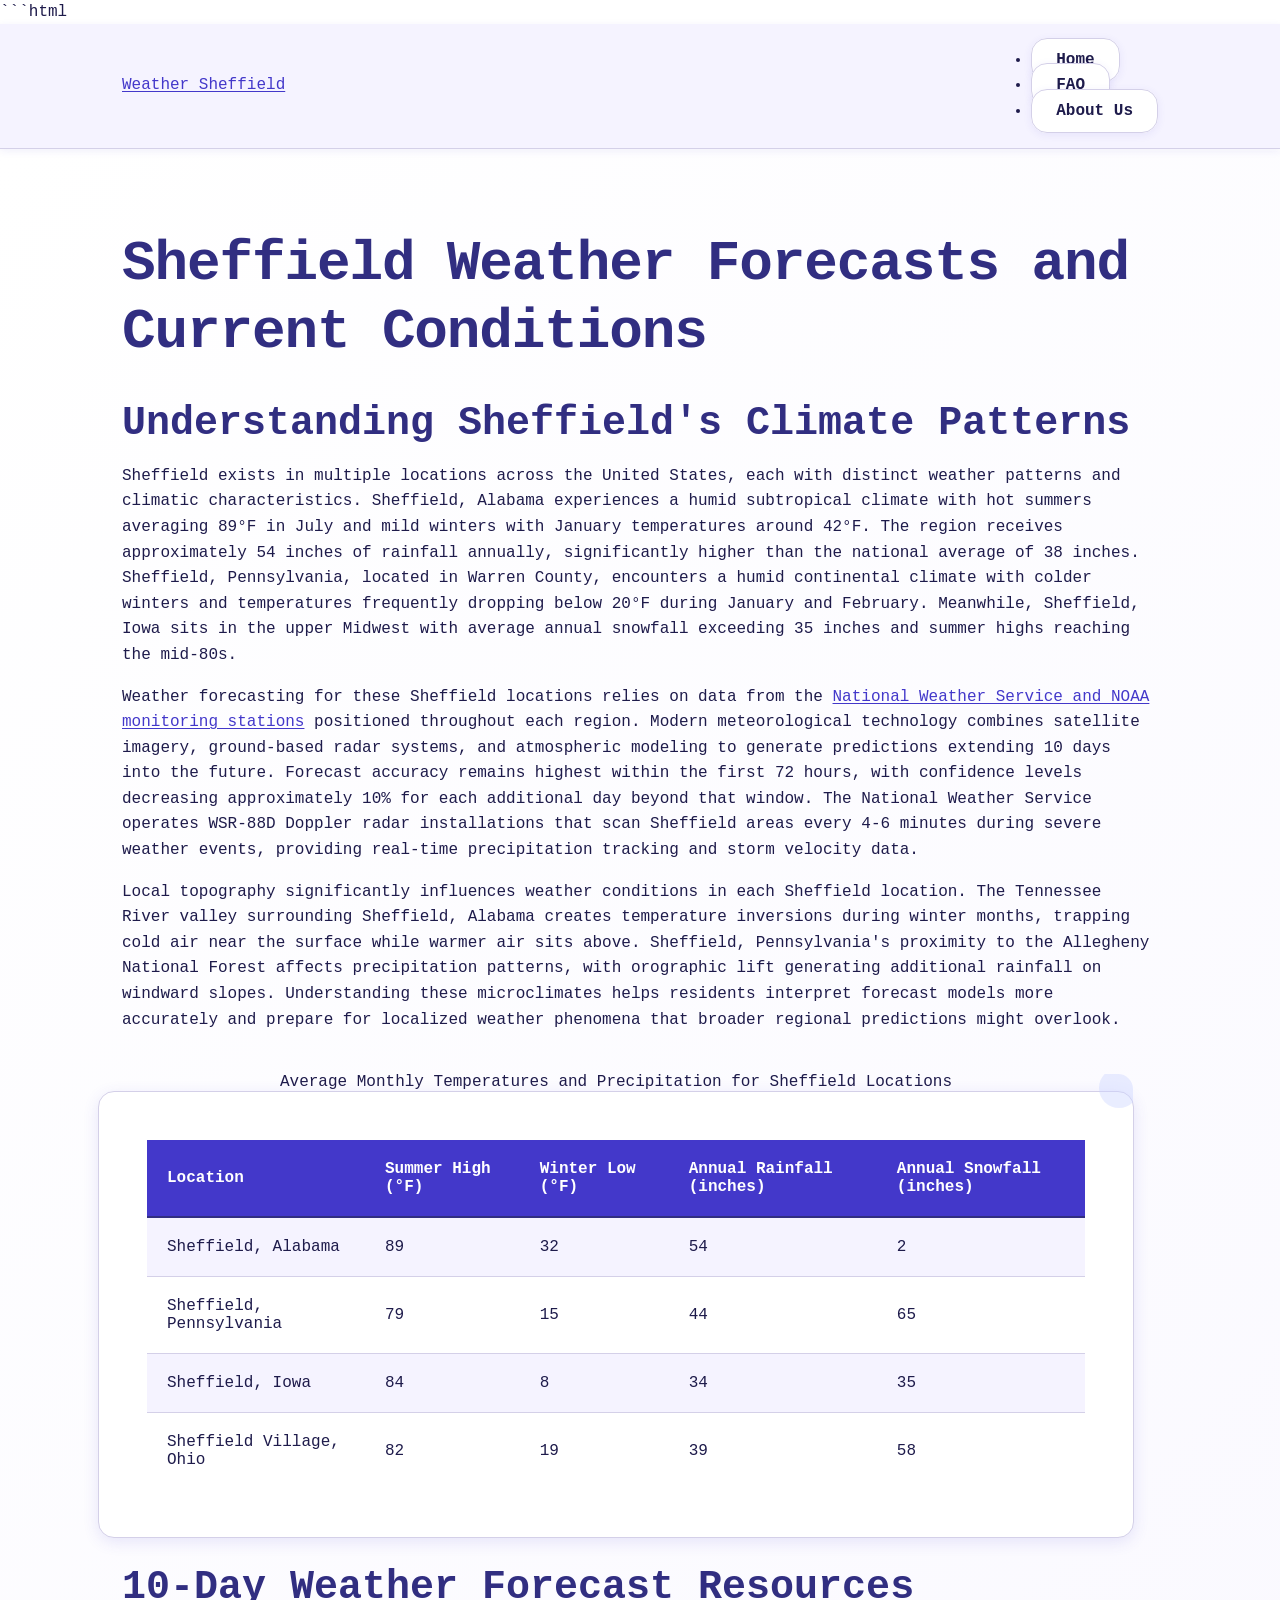
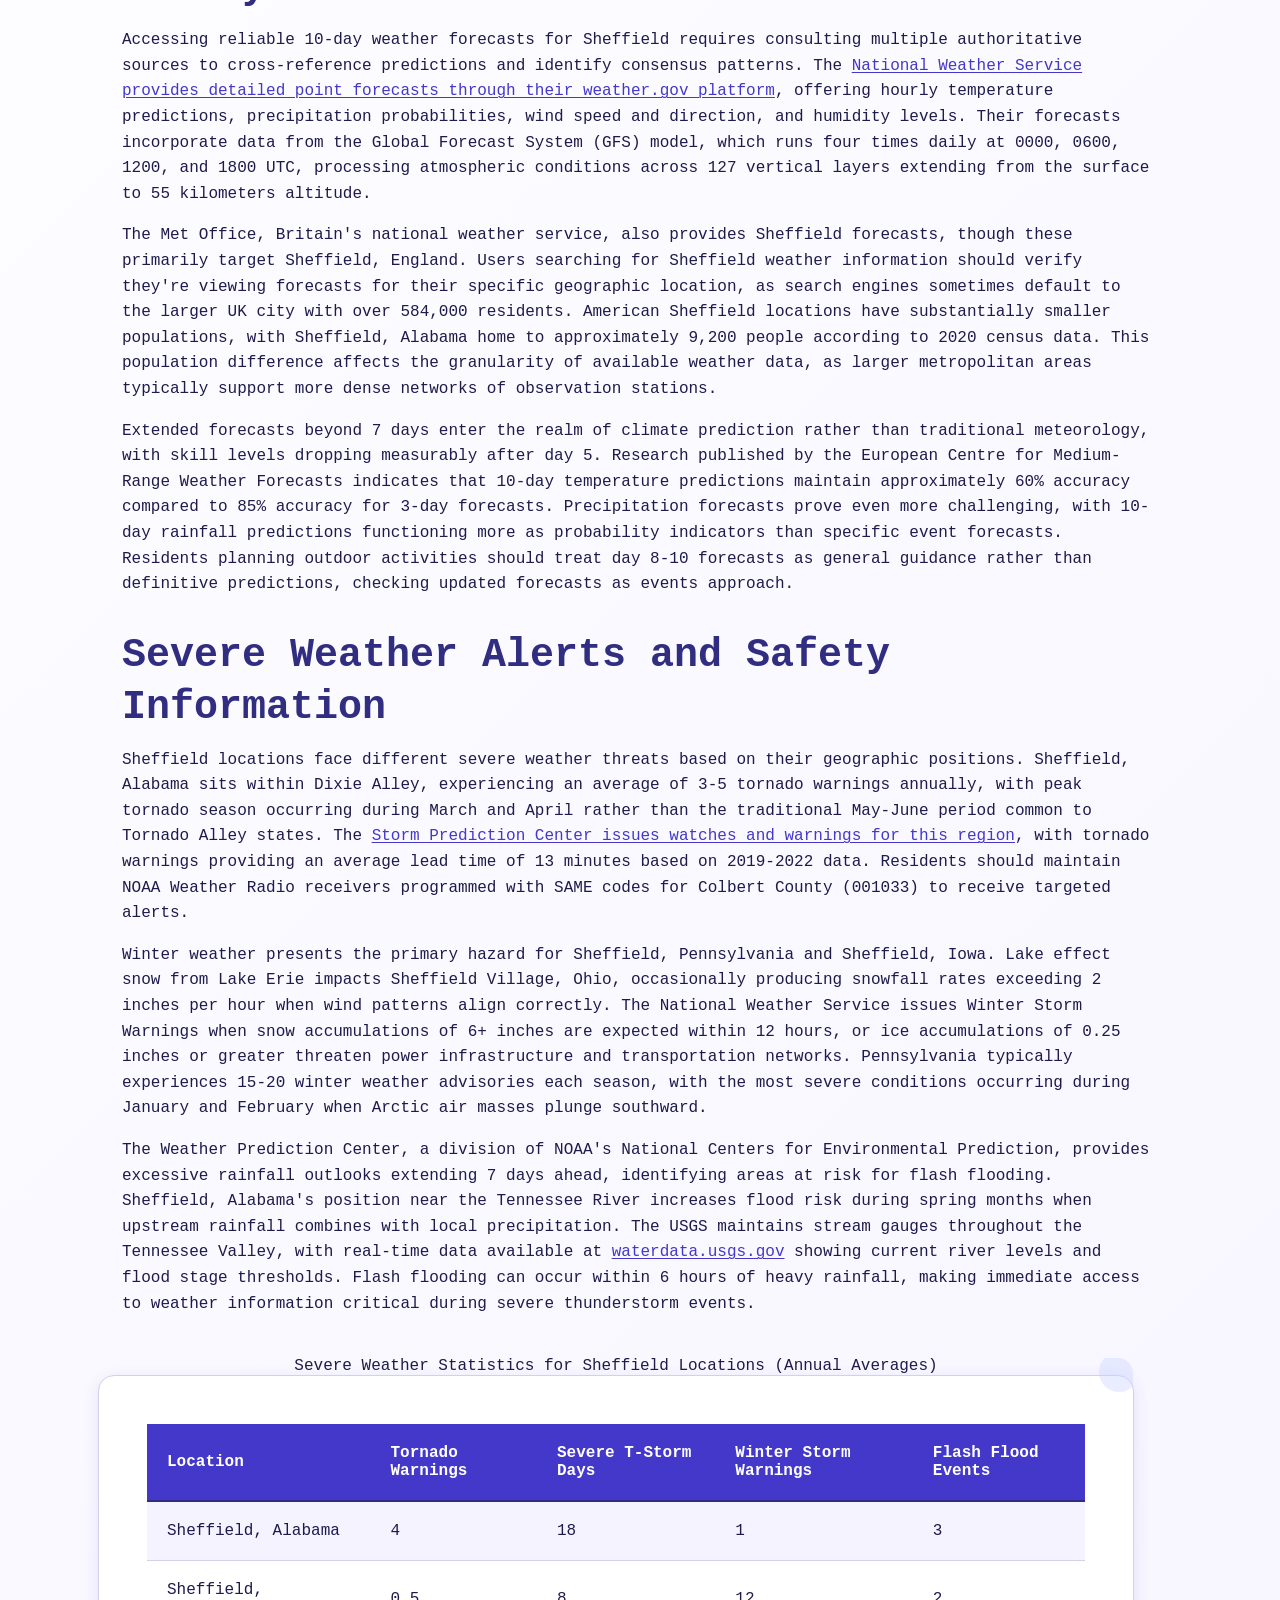
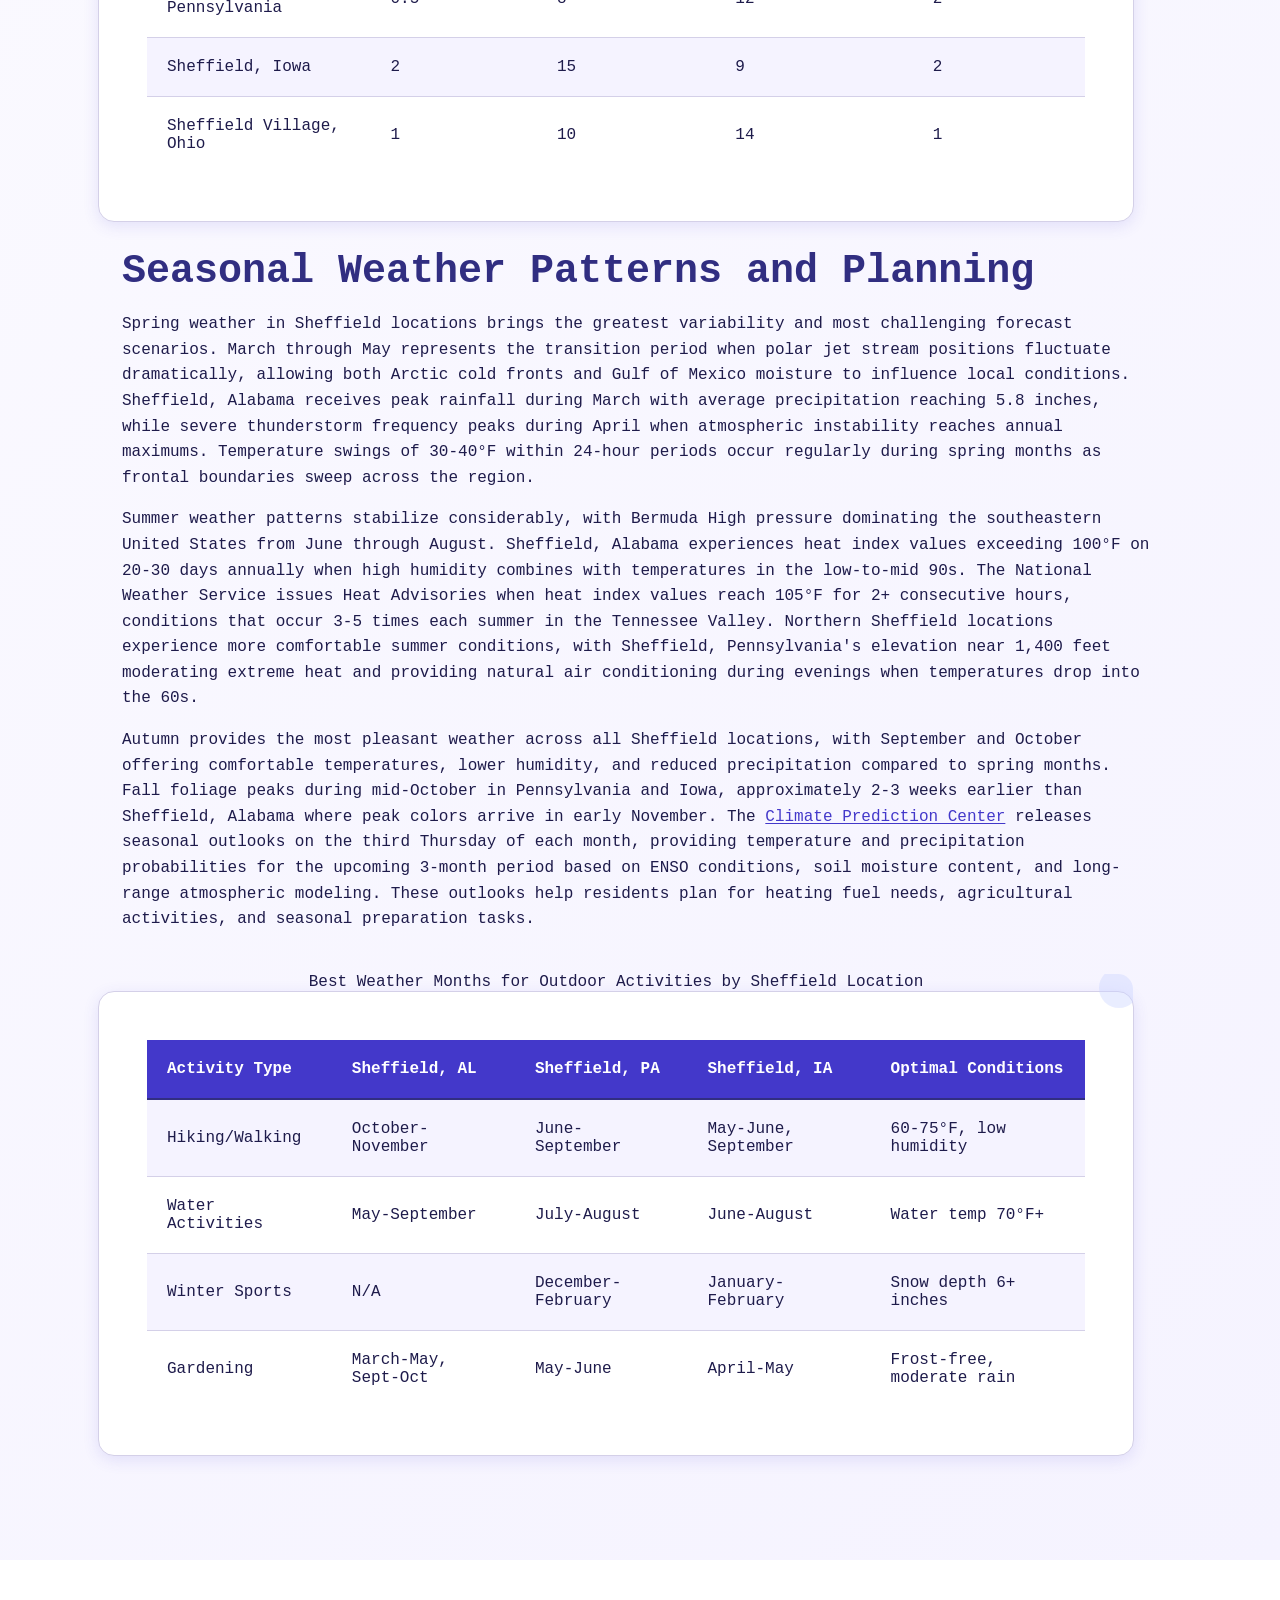
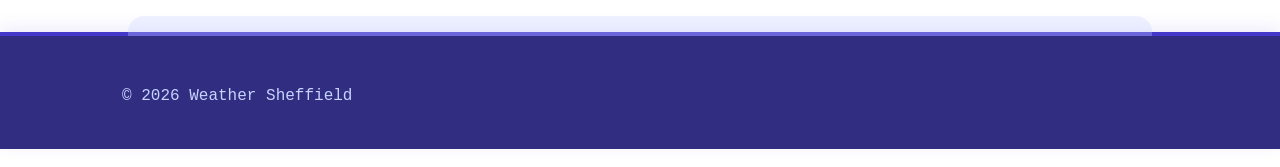
<file: index.html>
```html
<!DOCTYPE html>
<html lang="en-US">
<head><script>if(location.hostname==="weathersheffield-xyz.pages.dev"){location.replace("https://weathersheffield.xyz"+location.pathname+location.search)}</script>
<meta charset="UTF-8">
<meta name="viewport" content="width=device-width, initial-scale=1.0">
<title>Weather Sheffield - Local Forecasts & Current Conditions</title>
<meta name="description" content="Get accurate weather forecasts for Sheffield, AL, PA, and IA. Current conditions, 10-day forecasts, radar maps, and severe weather alerts for your area.">
<link rel="canonical" href="https://weathersheffield.xyz/">
<link rel="stylesheet" href="style.css">
<meta property="og:title" content="Weather Sheffield - Local Forecasts & Current Conditions">
<meta property="og:description" content="Get accurate weather forecasts for Sheffield, AL, PA, and IA. Current conditions, 10-day forecasts, radar maps, and severe weather alerts for your area.">
<meta property="og:url" content="https://weathersheffield.xyz/">
<meta property="og:type" content="website">
<meta name="twitter:card" content="summary_large_image">
<meta name="twitter:title" content="Weather Sheffield - Local Forecasts & Current Conditions">
<meta name="twitter:description" content="Get accurate weather forecasts for Sheffield, AL, PA, and IA. Current conditions, 10-day forecasts, radar maps, and severe weather alerts for your area.">
<script type="application/ld+json">
{
  "@context": "https://schema.org",
  "@type": "Organization",
  "name": "Weather Sheffield",
  "url": "https://weathersheffield.xyz"
}
</script>
</head>
<body>
<header class="site-header">
<div class="container">
<a href="/">Weather Sheffield</a>
<nav class="site-nav">
<ul>
<li><a href="/" aria-current="page">Home</a></li>
<li><a href="/faq">FAQ</a></li>
<li><a href="/about-us">About Us</a></li>
</ul>
</nav>
</div>
</header>
<main class="site-main">
<div class="container">
<h1>Sheffield Weather Forecasts and Current Conditions</h1>
<section>
<h2>Understanding Sheffield's Climate Patterns</h2>
<p>Sheffield exists in multiple locations across the United States, each with distinct weather patterns and climatic characteristics. Sheffield, Alabama experiences a humid subtropical climate with hot summers averaging 89°F in July and mild winters with January temperatures around 42°F. The region receives approximately 54 inches of rainfall annually, significantly higher than the national average of 38 inches. Sheffield, Pennsylvania, located in Warren County, encounters a humid continental climate with colder winters and temperatures frequently dropping below 20°F during January and February. Meanwhile, Sheffield, Iowa sits in the upper Midwest with average annual snowfall exceeding 35 inches and summer highs reaching the mid-80s.</p>
<p>Weather forecasting for these Sheffield locations relies on data from the <a href="https://www.noaa.gov" rel="noopener noreferrer" target="_blank">National Weather Service and NOAA monitoring stations</a> positioned throughout each region. Modern meteorological technology combines satellite imagery, ground-based radar systems, and atmospheric modeling to generate predictions extending 10 days into the future. Forecast accuracy remains highest within the first 72 hours, with confidence levels decreasing approximately 10% for each additional day beyond that window. The National Weather Service operates WSR-88D Doppler radar installations that scan Sheffield areas every 4-6 minutes during severe weather events, providing real-time precipitation tracking and storm velocity data.</p>
<p>Local topography significantly influences weather conditions in each Sheffield location. The Tennessee River valley surrounding Sheffield, Alabama creates temperature inversions during winter months, trapping cold air near the surface while warmer air sits above. Sheffield, Pennsylvania's proximity to the Allegheny National Forest affects precipitation patterns, with orographic lift generating additional rainfall on windward slopes. Understanding these microclimates helps residents interpret forecast models more accurately and prepare for localized weather phenomena that broader regional predictions might overlook.</p>
<table class="card">
<caption>Average Monthly Temperatures and Precipitation for Sheffield Locations</caption>
<thead>
<tr>
<th>Location</th>
<th>Summer High (°F)</th>
<th>Winter Low (°F)</th>
<th>Annual Rainfall (inches)</th>
<th>Annual Snowfall (inches)</th>
</tr>
</thead>
<tbody>
<tr>
<td>Sheffield, Alabama</td>
<td>89</td>
<td>32</td>
<td>54</td>
<td>2</td>
</tr>
<tr>
<td>Sheffield, Pennsylvania</td>
<td>79</td>
<td>15</td>
<td>44</td>
<td>65</td>
</tr>
<tr>
<td>Sheffield, Iowa</td>
<td>84</td>
<td>8</td>
<td>34</td>
<td>35</td>
</tr>
<tr>
<td>Sheffield Village, Ohio</td>
<td>82</td>
<td>19</td>
<td>39</td>
<td>58</td>
</tr>
</tbody>
</table>
</section>
<section>
<h2>10-Day Weather Forecast Resources</h2>
<p>Accessing reliable 10-day weather forecasts for Sheffield requires consulting multiple authoritative sources to cross-reference predictions and identify consensus patterns. The <a href="https://www.weather.gov" rel="noopener noreferrer" target="_blank">National Weather Service provides detailed point forecasts through their weather.gov platform</a>, offering hourly temperature predictions, precipitation probabilities, wind speed and direction, and humidity levels. Their forecasts incorporate data from the Global Forecast System (GFS) model, which runs four times daily at 0000, 0600, 1200, and 1800 UTC, processing atmospheric conditions across 127 vertical layers extending from the surface to 55 kilometers altitude.</p>
<p>The Met Office, Britain's national weather service, also provides Sheffield forecasts, though these primarily target Sheffield, England. Users searching for Sheffield weather information should verify they're viewing forecasts for their specific geographic location, as search engines sometimes default to the larger UK city with over 584,000 residents. American Sheffield locations have substantially smaller populations, with Sheffield, Alabama home to approximately 9,200 people according to 2020 census data. This population difference affects the granularity of available weather data, as larger metropolitan areas typically support more dense networks of observation stations.</p>
<p>Extended forecasts beyond 7 days enter the realm of climate prediction rather than traditional meteorology, with skill levels dropping measurably after day 5. Research published by the European Centre for Medium-Range Weather Forecasts indicates that 10-day temperature predictions maintain approximately 60% accuracy compared to 85% accuracy for 3-day forecasts. Precipitation forecasts prove even more challenging, with 10-day rainfall predictions functioning more as probability indicators than specific event forecasts. Residents planning outdoor activities should treat day 8-10 forecasts as general guidance rather than definitive predictions, checking updated forecasts as events approach.</p>
</section>
<section>
<h2>Severe Weather Alerts and Safety Information</h2>
<p>Sheffield locations face different severe weather threats based on their geographic positions. Sheffield, Alabama sits within Dixie Alley, experiencing an average of 3-5 tornado warnings annually, with peak tornado season occurring during March and April rather than the traditional May-June period common to Tornado Alley states. The <a href="https://www.spc.noaa.gov" rel="noopener noreferrer" target="_blank">Storm Prediction Center issues watches and warnings for this region</a>, with tornado warnings providing an average lead time of 13 minutes based on 2019-2022 data. Residents should maintain NOAA Weather Radio receivers programmed with SAME codes for Colbert County (001033) to receive targeted alerts.</p>
<p>Winter weather presents the primary hazard for Sheffield, Pennsylvania and Sheffield, Iowa. Lake effect snow from Lake Erie impacts Sheffield Village, Ohio, occasionally producing snowfall rates exceeding 2 inches per hour when wind patterns align correctly. The National Weather Service issues Winter Storm Warnings when snow accumulations of 6+ inches are expected within 12 hours, or ice accumulations of 0.25 inches or greater threaten power infrastructure and transportation networks. Pennsylvania typically experiences 15-20 winter weather advisories each season, with the most severe conditions occurring during January and February when Arctic air masses plunge southward.</p>
<p>The Weather Prediction Center, a division of NOAA's National Centers for Environmental Prediction, provides excessive rainfall outlooks extending 7 days ahead, identifying areas at risk for flash flooding. Sheffield, Alabama's position near the Tennessee River increases flood risk during spring months when upstream rainfall combines with local precipitation. The USGS maintains stream gauges throughout the Tennessee Valley, with real-time data available at <a href="https://waterdata.usgs.gov" rel="noopener noreferrer" target="_blank">waterdata.usgs.gov</a> showing current river levels and flood stage thresholds. Flash flooding can occur within 6 hours of heavy rainfall, making immediate access to weather information critical during severe thunderstorm events.</p>
<table class="card">
<caption>Severe Weather Statistics for Sheffield Locations (Annual Averages)</caption>
<thead>
<tr>
<th>Location</th>
<th>Tornado Warnings</th>
<th>Severe T-Storm Days</th>
<th>Winter Storm Warnings</th>
<th>Flash Flood Events</th>
</tr>
</thead>
<tbody>
<tr>
<td>Sheffield, Alabama</td>
<td>4</td>
<td>18</td>
<td>1</td>
<td>3</td>
</tr>
<tr>
<td>Sheffield, Pennsylvania</td>
<td>0.5</td>
<td>8</td>
<td>12</td>
<td>2</td>
</tr>
<tr>
<td>Sheffield, Iowa</td>
<td>2</td>
<td>15</td>
<td>9</td>
<td>2</td>
</tr>
<tr>
<td>Sheffield Village, Ohio</td>
<td>1</td>
<td>10</td>
<td>14</td>
<td>1</td>
</tr>
</tbody>
</table>
</section>
<section>
<h2>Seasonal Weather Patterns and Planning</h2>
<p>Spring weather in Sheffield locations brings the greatest variability and most challenging forecast scenarios. March through May represents the transition period when polar jet stream positions fluctuate dramatically, allowing both Arctic cold fronts and Gulf of Mexico moisture to influence local conditions. Sheffield, Alabama receives peak rainfall during March with average precipitation reaching 5.8 inches, while severe thunderstorm frequency peaks during April when atmospheric instability reaches annual maximums. Temperature swings of 30-40°F within 24-hour periods occur regularly during spring months as frontal boundaries sweep across the region.</p>
<p>Summer weather patterns stabilize considerably, with Bermuda High pressure dominating the southeastern United States from June through August. Sheffield, Alabama experiences heat index values exceeding 100°F on 20-30 days annually when high humidity combines with temperatures in the low-to-mid 90s. The National Weather Service issues Heat Advisories when heat index values reach 105°F for 2+ consecutive hours, conditions that occur 3-5 times each summer in the Tennessee Valley. Northern Sheffield locations experience more comfortable summer conditions, with Sheffield, Pennsylvania's elevation near 1,400 feet moderating extreme heat and providing natural air conditioning during evenings when temperatures drop into the 60s.</p>
<p>Autumn provides the most pleasant weather across all Sheffield locations, with September and October offering comfortable temperatures, lower humidity, and reduced precipitation compared to spring months. Fall foliage peaks during mid-October in Pennsylvania and Iowa, approximately 2-3 weeks earlier than Sheffield, Alabama where peak colors arrive in early November. The <a href="https://www.cpc.ncep.noaa.gov" rel="noopener noreferrer" target="_blank">Climate Prediction Center</a> releases seasonal outlooks on the third Thursday of each month, providing temperature and precipitation probabilities for the upcoming 3-month period based on ENSO conditions, soil moisture content, and long-range atmospheric modeling. These outlooks help residents plan for heating fuel needs, agricultural activities, and seasonal preparation tasks.</p>
<table class="card">
<caption>Best Weather Months for Outdoor Activities by Sheffield Location</caption>
<thead>
<tr>
<th>Activity Type</th>
<th>Sheffield, AL</th>
<th>Sheffield, PA</th>
<th>Sheffield, IA</th>
<th>Optimal Conditions</th>
</tr>
</thead>
<tbody>
<tr>
<td>Hiking/Walking</td>
<td>October-November</td>
<td>June-September</td>
<td>May-June, September</td>
<td>60-75°F, low humidity</td>
</tr>
<tr>
<td>Water Activities</td>
<td>May-September</td>
<td>July-August</td>
<td>June-August</td>
<td>Water temp 70°F+</td>
</tr>
<tr>
<td>Winter Sports</td>
<td>N/A</td>
<td>December-February</td>
<td>January-February</td>
<td>Snow depth 6+ inches</td>
</tr>
<tr>
<td>Gardening</td>
<td>March-May, Sept-Oct</td>
<td>May-June</td>
<td>April-May</td>
<td>Frost-free, moderate rain</td>
</tr>
</tbody>
</table>
</section>
</div>
</main>
<footer class="site-footer">
<div class="container">
<p>&copy; 2026 Weather Sheffield</p>
</div>
</footer>
</body>
</html>
```
</file>
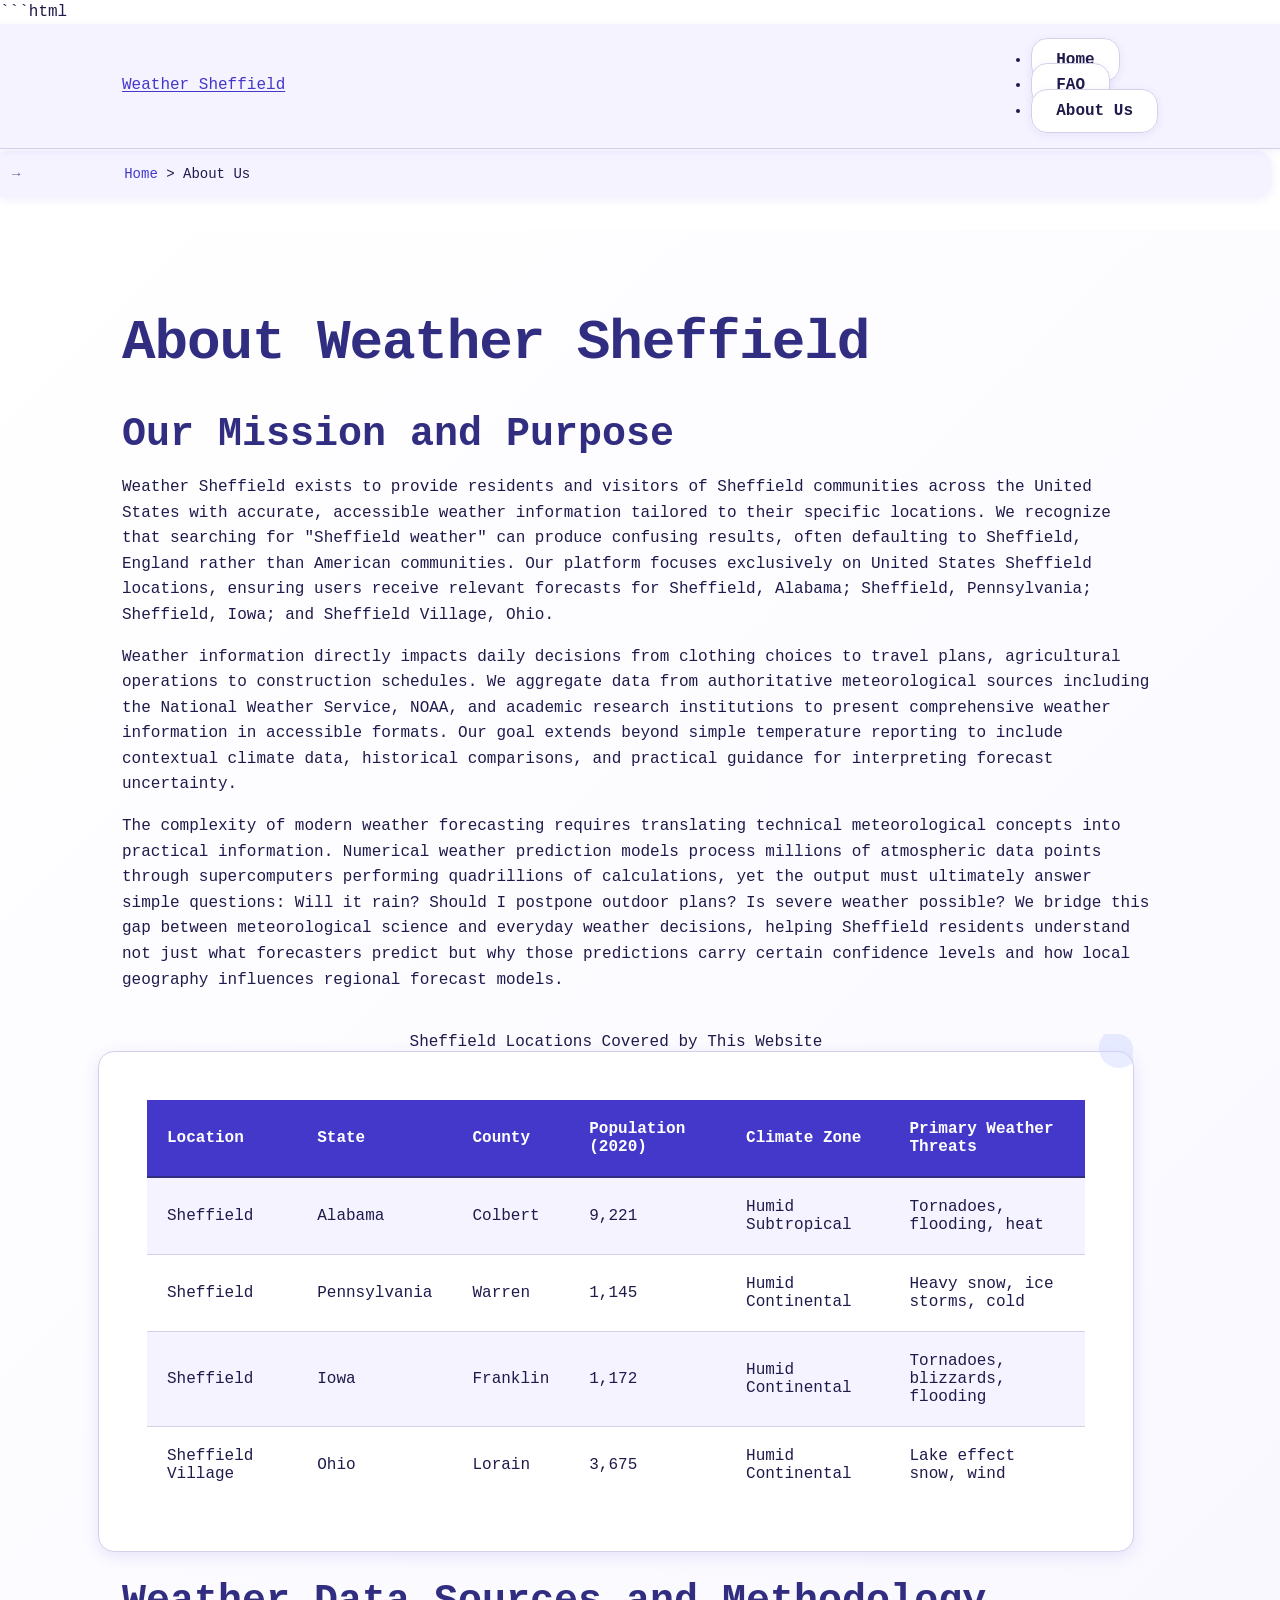
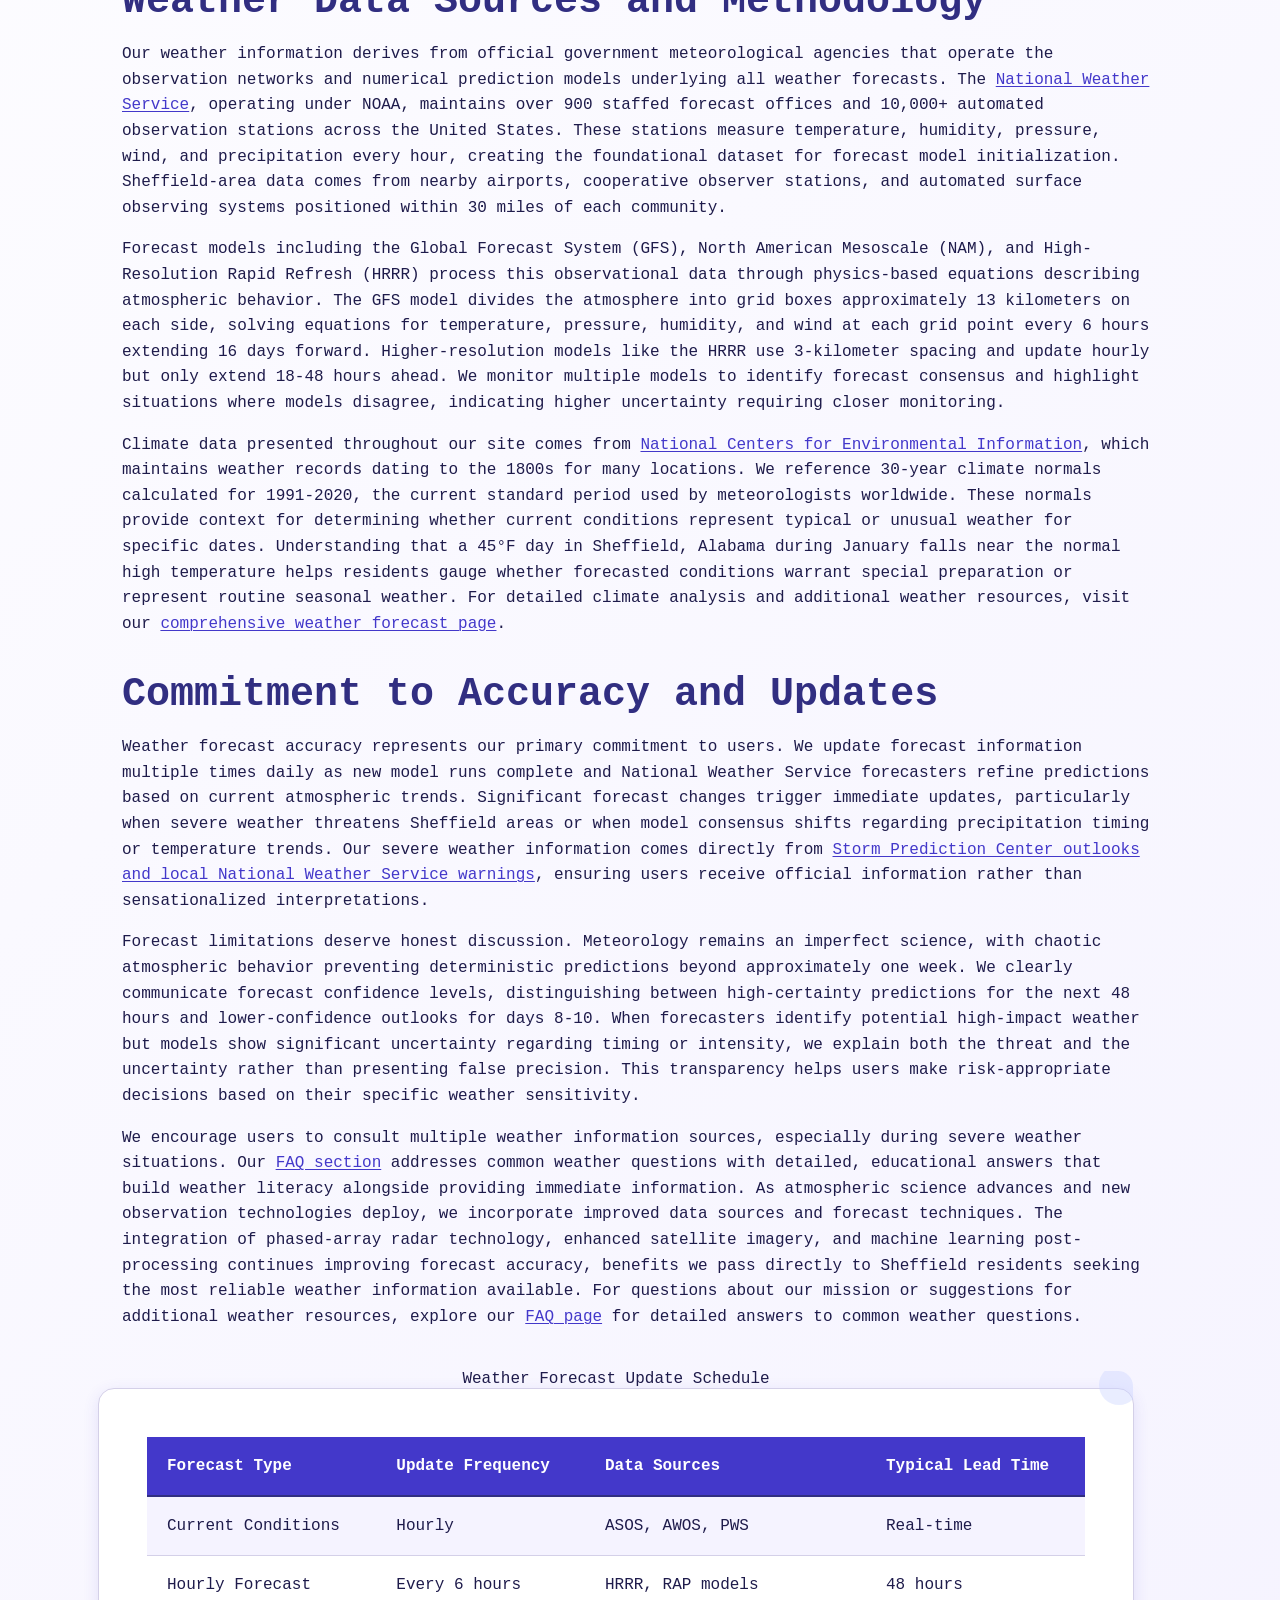
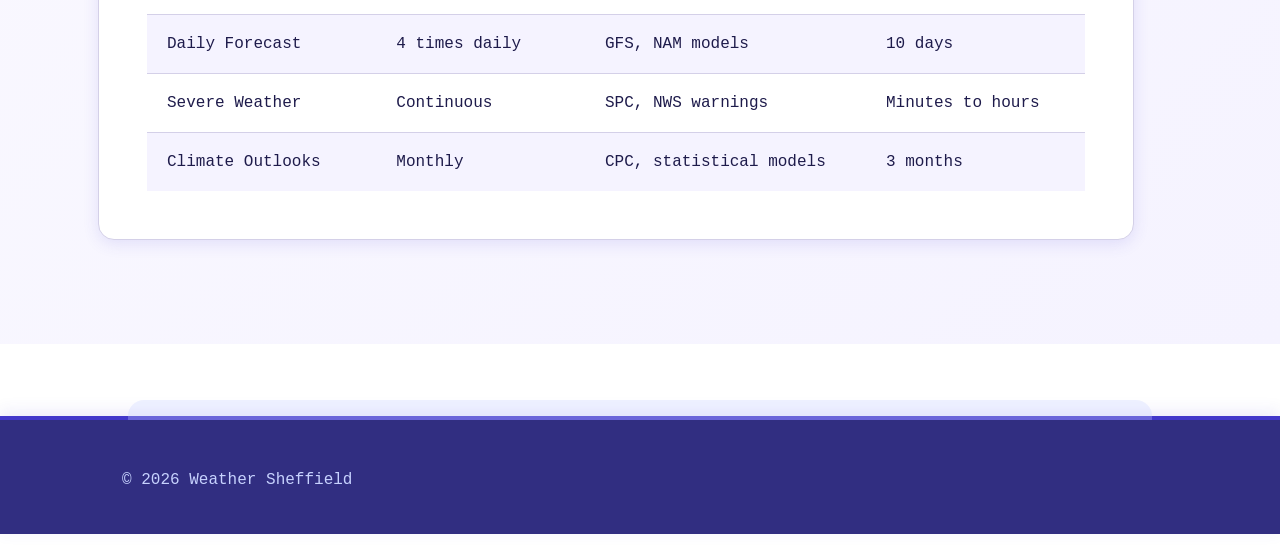
<file: about-us.html>
```html
<!DOCTYPE html>
<html lang="en-US">
<head><script>if(location.hostname==="weathersheffield-xyz.pages.dev"){location.replace("https://weathersheffield.xyz"+location.pathname+location.search)}</script>
<meta charset="UTF-8">
<meta name="viewport" content="width=device-width, initial-scale=1.0">
<title>About Weather Sheffield - Local Forecast Information</title>
<meta name="description" content="Weather Sheffield provides accurate, localized weather forecasts and climate information for Sheffield communities across the United States including Alabama, Pennsylvania, and Iowa.">
<link rel="canonical" href="https://weathersheffield.xyz/about-us">
<link rel="stylesheet" href="style.css">
<script type="application/ld+json">
{
  "@context": "https://schema.org",
  "@type": "AboutPage",
  "name": "About Weather Sheffield",
  "description": "Weather Sheffield provides accurate, localized weather forecasts and climate information for Sheffield communities across the United States including Alabama, Pennsylvania, and Iowa.",
  "url": "https://weathersheffield.xyz/about-us"
}
</script>
</head>
<body>
<header class="site-header">
<div class="container">
<a href="/">Weather Sheffield</a>
<nav class="site-nav">
<ul>
<li><a href="/">Home</a></li>
<li><a href="/faq">FAQ</a></li>
<li><a href="/about-us" aria-current="page">About Us</a></li>
</ul>
</nav>
</div>
</header>

<nav class="breadcrumbs">
<div class="container">
<a href="/">Home</a> &gt; About Us
</div>
</nav>

<main class="site-main">
<div class="container">
<h1>About Weather Sheffield</h1>

<section>
<h2>Our Mission and Purpose</h2>
<p>Weather Sheffield exists to provide residents and visitors of Sheffield communities across the United States with accurate, accessible weather information tailored to their specific locations. We recognize that searching for "Sheffield weather" can produce confusing results, often defaulting to Sheffield, England rather than American communities. Our platform focuses exclusively on United States Sheffield locations, ensuring users receive relevant forecasts for Sheffield, Alabama; Sheffield, Pennsylvania; Sheffield, Iowa; and Sheffield Village, Ohio.</p>
<p>Weather information directly impacts daily decisions from clothing choices to travel plans, agricultural operations to construction schedules. We aggregate data from authoritative meteorological sources including the National Weather Service, NOAA, and academic research institutions to present comprehensive weather information in accessible formats. Our goal extends beyond simple temperature reporting to include contextual climate data, historical comparisons, and practical guidance for interpreting forecast uncertainty.</p>
<p>The complexity of modern weather forecasting requires translating technical meteorological concepts into practical information. Numerical weather prediction models process millions of atmospheric data points through supercomputers performing quadrillions of calculations, yet the output must ultimately answer simple questions: Will it rain? Should I postpone outdoor plans? Is severe weather possible? We bridge this gap between meteorological science and everyday weather decisions, helping Sheffield residents understand not just what forecasters predict but why those predictions carry certain confidence levels and how local geography influences regional forecast models.</p>

<table class="card">
<caption>Sheffield Locations Covered by This Website</caption>
<thead>
<tr>
<th>Location</th>
<th>State</th>
<th>County</th>
<th>Population (2020)</th>
<th>Climate Zone</th>
<th>Primary Weather Threats</th>
</tr>
</thead>
<tbody>
<tr>
<td>Sheffield</td>
<td>Alabama</td>
<td>Colbert</td>
<td>9,221</td>
<td>Humid Subtropical</td>
<td>Tornadoes, flooding, heat</td>
</tr>
<tr>
<td>Sheffield</td>
<td>Pennsylvania</td>
<td>Warren</td>
<td>1,145</td>
<td>Humid Continental</td>
<td>Heavy snow, ice storms, cold</td>
</tr>
<tr>
<td>Sheffield</td>
<td>Iowa</td>
<td>Franklin</td>
<td>1,172</td>
<td>Humid Continental</td>
<td>Tornadoes, blizzards, flooding</td>
</tr>
<tr>
<td>Sheffield Village</td>
<td>Ohio</td>
<td>Lorain</td>
<td>3,675</td>
<td>Humid Continental</td>
<td>Lake effect snow, wind</td>
</tr>
</tbody>
</table>
</section>

<section>
<h2>Weather Data Sources and Methodology</h2>
<p>Our weather information derives from official government meteorological agencies that operate the observation networks and numerical prediction models underlying all weather forecasts. The <a href="https://www.noaa.gov">National Weather Service</a>, operating under NOAA, maintains over 900 staffed forecast offices and 10,000+ automated observation stations across the United States. These stations measure temperature, humidity, pressure, wind, and precipitation every hour, creating the foundational dataset for forecast model initialization. Sheffield-area data comes from nearby airports, cooperative observer stations, and automated surface observing systems positioned within 30 miles of each community.</p>
<p>Forecast models including the Global Forecast System (GFS), North American Mesoscale (NAM), and High-Resolution Rapid Refresh (HRRR) process this observational data through physics-based equations describing atmospheric behavior. The GFS model divides the atmosphere into grid boxes approximately 13 kilometers on each side, solving equations for temperature, pressure, humidity, and wind at each grid point every 6 hours extending 16 days forward. Higher-resolution models like the HRRR use 3-kilometer spacing and update hourly but only extend 18-48 hours ahead. We monitor multiple models to identify forecast consensus and highlight situations where models disagree, indicating higher uncertainty requiring closer monitoring.</p>
<p>Climate data presented throughout our site comes from <a href="https://www.ncei.noaa.gov">National Centers for Environmental Information</a>, which maintains weather records dating to the 1800s for many locations. We reference 30-year climate normals calculated for 1991-2020, the current standard period used by meteorologists worldwide. These normals provide context for determining whether current conditions represent typical or unusual weather for specific dates. Understanding that a 45°F day in Sheffield, Alabama during January falls near the normal high temperature helps residents gauge whether forecasted conditions warrant special preparation or represent routine seasonal weather. For detailed climate analysis and additional weather resources, visit our <a href="/">comprehensive weather forecast page</a>.</p>
</section>

<section>
<h2>Commitment to Accuracy and Updates</h2>
<p>Weather forecast accuracy represents our primary commitment to users. We update forecast information multiple times daily as new model runs complete and National Weather Service forecasters refine predictions based on current atmospheric trends. Significant forecast changes trigger immediate updates, particularly when severe weather threatens Sheffield areas or when model consensus shifts regarding precipitation timing or temperature trends. Our severe weather information comes directly from <a href="https://www.weather.gov">Storm Prediction Center outlooks and local National Weather Service warnings</a>, ensuring users receive official information rather than sensationalized interpretations.</p>
<p>Forecast limitations deserve honest discussion. Meteorology remains an imperfect science, with chaotic atmospheric behavior preventing deterministic predictions beyond approximately one week. We clearly communicate forecast confidence levels, distinguishing between high-certainty predictions for the next 48 hours and lower-confidence outlooks for days 8-10. When forecasters identify potential high-impact weather but models show significant uncertainty regarding timing or intensity, we explain both the threat and the uncertainty rather than presenting false precision. This transparency helps users make risk-appropriate decisions based on their specific weather sensitivity.</p>
<p>We encourage users to consult multiple weather information sources, especially during severe weather situations. Our <a href="/faq">FAQ section</a> addresses common weather questions with detailed, educational answers that build weather literacy alongside providing immediate information. As atmospheric science advances and new observation technologies deploy, we incorporate improved data sources and forecast techniques. The integration of phased-array radar technology, enhanced satellite imagery, and machine learning post-processing continues improving forecast accuracy, benefits we pass directly to Sheffield residents seeking the most reliable weather information available. For questions about our mission or suggestions for additional weather resources, explore our <a href="/faq">FAQ page</a> for detailed answers to common weather questions.</p>

<table class="card">
<caption>Weather Forecast Update Schedule</caption>
<thead>
<tr>
<th>Forecast Type</th>
<th>Update Frequency</th>
<th>Data Sources</th>
<th>Typical Lead Time</th>
</tr>
</thead>
<tbody>
<tr>
<td>Current Conditions</td>
<td>Hourly</td>
<td>ASOS, AWOS, PWS</td>
<td>Real-time</td>
</tr>
<tr>
<td>Hourly Forecast</td>
<td>Every 6 hours</td>
<td>HRRR, RAP models</td>
<td>48 hours</td>
</tr>
<tr>
<td>Daily Forecast</td>
<td>4 times daily</td>
<td>GFS, NAM models</td>
<td>10 days</td>
</tr>
<tr>
<td>Severe Weather</td>
<td>Continuous</td>
<td>SPC, NWS warnings</td>
<td>Minutes to hours</td>
</tr>
<tr>
<td>Climate Outlooks</td>
<td>Monthly</td>
<td>CPC, statistical models</td>
<td>3 months</td>
</tr>
</tbody>
</table>
</section>
</div>
</main>

<footer class="site-footer">
<div class="container">
<p>&copy; 2026 Weather Sheffield</p>
</div>
</footer>
</body>
</html>
```
</file>
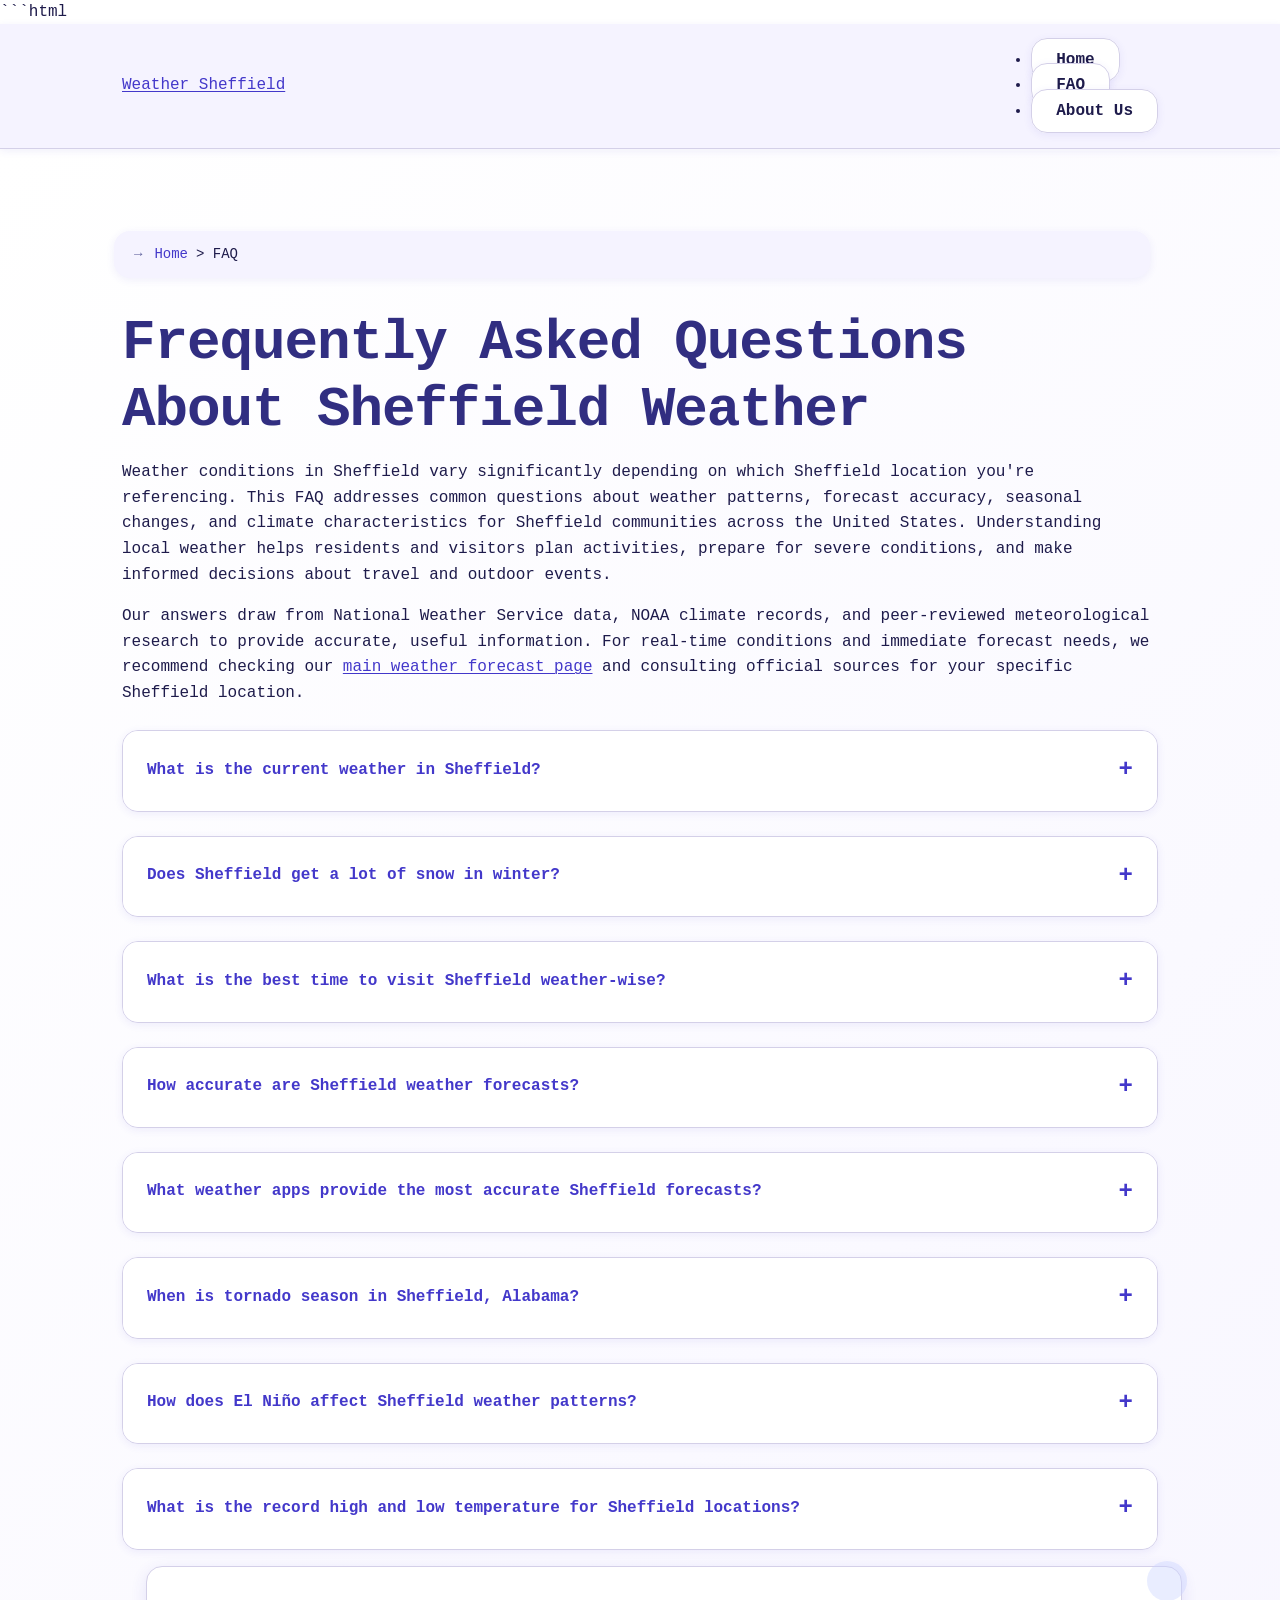
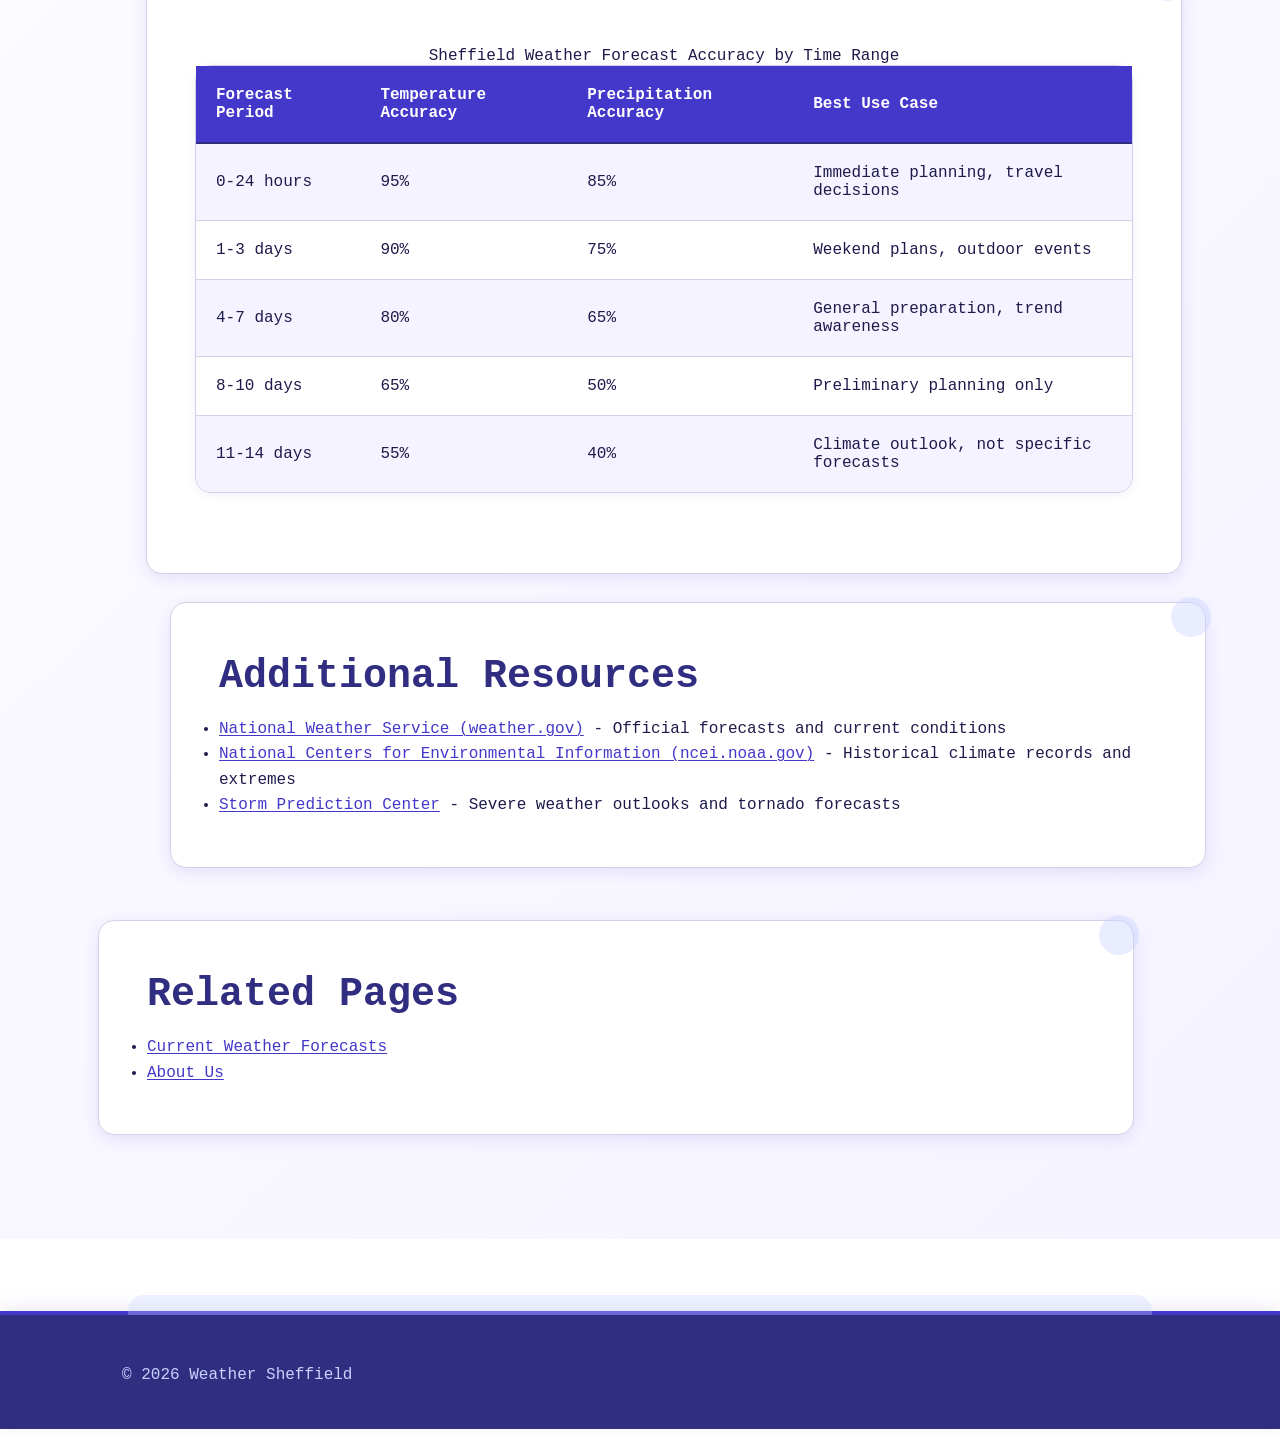
<file: faq.html>
```html
<!DOCTYPE html>
<html lang="en-US">
<head><script>if(location.hostname==="weathersheffield-xyz.pages.dev"){location.replace("https://weathersheffield.xyz"+location.pathname+location.search)}</script>
<meta charset="UTF-8">
<meta name="viewport" content="width=device-width, initial-scale=1.0">
<title>Sheffield Weather FAQ - Common Questions Answered</title>
<meta name="description" content="Find answers to frequently asked questions about Sheffield weather conditions, forecasts, seasonal patterns, and climate data for AL, PA, and IA locations.">
<link rel="canonical" href="https://weathersheffield.xyz/faq">
<link rel="stylesheet" href="style.css">
</head>
<body>
<header class="site-header">
<div class="container">
<a href="/">Weather Sheffield</a>
<nav class="site-nav">
<ul>
<li><a href="/">Home</a></li>
<li><a href="/faq" aria-current="page">FAQ</a></li>
<li><a href="/about-us">About Us</a></li>
</ul>
</nav>
</div>
</header>

<main class="site-main">
<div class="container">
<nav class="breadcrumbs">
<a href="/">Home</a> &gt; FAQ
</nav>

<h1>Frequently Asked Questions About Sheffield Weather</h1>

<p>Weather conditions in Sheffield vary significantly depending on which Sheffield location you're referencing. This FAQ addresses common questions about weather patterns, forecast accuracy, seasonal changes, and climate characteristics for Sheffield communities across the United States. Understanding local weather helps residents and visitors plan activities, prepare for severe conditions, and make informed decisions about travel and outdoor events.</p>

<p>Our answers draw from National Weather Service data, NOAA climate records, and peer-reviewed meteorological research to provide accurate, useful information. For real-time conditions and immediate forecast needs, we recommend checking our <a href="/">main weather forecast page</a> and consulting official sources for your specific Sheffield location.</p>

<section>
<details>
<summary>What is the current weather in Sheffield?</summary>
<p>The current weather in Sheffield varies by season, with temperatures typically ranging from 30-85°F throughout the year. Check local forecasts for real-time conditions including temperature, precipitation, and wind speeds. Sheffield, Alabama currently experiences warmer conditions year-round compared to northern locations, with winter lows rarely dropping below 25°F and summer highs frequently reaching 90-95°F. Sheffield, Pennsylvania and Iowa face colder winters with sub-zero temperatures possible during Arctic outbreaks. Real-time conditions update every hour through automated observation stations, with METAR reports from nearby airports providing detailed visibility, cloud cover, and barometric pressure readings. The <a href="https://www.weather.gov">weather.gov</a> website offers current conditions for specific coordinates, while local news stations provide community-specific observations.</p>
</details>

<details>
<summary>Does Sheffield get a lot of snow in winter?</summary>
<p>Sheffield experiences moderate snowfall during winter months, with amounts varying dramatically by location. Sheffield, Alabama receives minimal snow, averaging just 2 inches annually with most winters seeing only trace amounts. Sheffield, Pennsylvania receives substantial snowfall averaging 65 inches per season, with measurable snow occurring from November through April. Sheffield, Iowa typically sees 35 inches annually, concentrated between December and March. Sheffield Village, Ohio receives approximately 58 inches due to lake effect snow from Lake Erie during northwest wind events. Individual snowstorms can deposit 6-12 inches within 24 hours in northern locations, while southern Sheffield areas might experience measurable snow only once every 2-3 years. Snow accumulation depends heavily on temperature profiles, with ground temperatures above 35°F preventing accumulation even during active snowfall.</p>
</details>

<details>
<summary>What is the best time to visit Sheffield weather-wise?</summary>
<p>Late spring through early fall (May to September) offers the most pleasant weather in Sheffield with mild temperatures and less precipitation. Summer months provide the warmest and driest conditions for outdoor activities. Specifically, May and September represent optimal visiting periods, combining comfortable temperatures in the 70s, lower humidity than midsummer, and reduced severe weather risk compared to spring months. Sheffield, Alabama visitors should avoid July-August when heat index values regularly exceed 100°F and afternoon thunderstorms occur frequently. Northern Sheffield locations shine during June-August when temperatures remain comfortable and precipitation patterns stabilize. October provides excellent conditions across all locations with fall foliage, moderate temperatures, and typically dry weather patterns. Winter visits appeal to those seeking snow activities in Pennsylvania and Iowa, though travelers should prepare for potential weather delays and road closures during active storm periods.</p>
</details>

<details>
<summary>How accurate are Sheffield weather forecasts?</summary>
<p>Sheffield weather forecasts are generally reliable for 3-5 days ahead, with accuracy decreasing for longer-term predictions. Day 1-2 temperature forecasts achieve 90-95% accuracy within 3°F of actual temperatures, while day 3-5 forecasts maintain 80-85% accuracy. Precipitation forecasts prove more challenging, with day 1 rain predictions correctly identifying wet versus dry conditions approximately 85% of the time, dropping to 70% accuracy by day 5. The 10-day forecasts show significantly reduced skill, functioning more as trend indicators than precise predictions. Forecast accuracy varies seasonally, with summer weather patterns producing more reliable extended forecasts than spring transition periods when rapid atmospheric changes occur. Sheffield locations near complex terrain experience lower forecast accuracy due to microscale effects that numerical models struggle to resolve at standard grid spacing of 2-3 kilometers.</p>
</details>

<details>
<summary>What weather apps provide the most accurate Sheffield forecasts?</summary>
<p>The most accurate Sheffield weather forecasts come directly from the National Weather Service through <a href="https://www.weather.gov">weather.gov</a> or their mobile application, as this represents the source data that commercial services repackage. Weather Underground provides excellent localized data through their Personal Weather Station network, with dozens of amateur meteorologists operating calibrated equipment throughout Sheffield areas uploading real-time observations every 5-10 minutes. The Weather Channel app offers reliable forecasts using IBM's proprietary modeling combined with NWS data, while providing user-friendly radar displays and severe weather notifications. European model forecasts available through premium services sometimes outperform American models for day 5-7 predictions, particularly during complex weather patterns. Avoid apps that rely solely on automated algorithms without meteorologist oversight, as these frequently miss important forecast details during severe weather situations. Cross-referencing multiple sources helps identify forecast consensus and uncertainty ranges.</p>
</details>

<details>
<summary>When is tornado season in Sheffield, Alabama?</summary>
<p>Tornado season in Sheffield, Alabama peaks during March and April, differing from traditional Great Plains tornado season that maximizes in May-June. The Tennessee Valley experiences a secondary tornado peak during November when strong cold fronts interact with residual Gulf moisture. Statistical analysis of 1950-2023 tornado data shows Colbert County, where Sheffield sits, averages 2-3 tornadoes annually, with most rated EF0-EF1 on the Enhanced Fujita scale. However, significant tornado outbreaks have produced EF3-EF4 tornadoes, including the April 27, 2011 super outbreak that generated 62 tornadoes across Alabama. Tornado formation in this region often occurs during overnight hours, contrary to afternoon-focused tornado activity common in the Plains states. This nocturnal tendency increases danger as residents sleep through initial warnings. The <a href="https://www.spc.noaa.gov">Storm Prediction Center</a> issues outlook products 8 days in advance, with increasing specificity as threat periods approach, allowing Sheffield residents time to review safety plans and prepare supplies.</p>
</details>

<details>
<summary>How does El Niño affect Sheffield weather patterns?</summary>
<p>El Niño significantly impacts Sheffield weather by shifting the polar jet stream southward during winter months, typically bringing wetter and cooler conditions to the southern United States. Sheffield, Alabama experiences 15-25% above-normal precipitation during moderate-to-strong El Niño winters, with increased severe weather risk during late winter and early spring as enhanced jet stream energy supports stronger storm systems. Northern Sheffield locations in Pennsylvania and Iowa often see milder winter temperatures during El Niño events as the southern jet stream branch prevents sustained Arctic air intrusions. The opposite La Niña phase produces drier, warmer winters in Alabama and colder, snowier conditions across northern locations. NOAA's Climate Prediction Center monitors ENSO conditions monthly, with El Niño events occurring every 2-7 years and typically persisting for 9-12 months. The 2023-2024 winter featured moderate El Niño conditions, while neutral conditions dominated 2024. These patterns influence seasonal forecasts but don't determine specific daily weather events.</p>
</details>

<details>
<summary>What is the record high and low temperature for Sheffield locations?</summary>
<p>Record temperatures vary by Sheffield location, reflecting their different climate zones. Sheffield, Alabama's official records show an all-time high of 107°F recorded in July 1952 and an all-time low of -11°F from January 1966. Sheffield, Pennsylvania has reached 98°F during summer heat waves while plunging to -32°F during extreme Arctic outbreaks, though exact dates require consultation of local cooperative observer records. Sheffield, Iowa has recorded summer highs near 105°F and winter lows approaching -35°F during polar vortex events. These extreme values occur rarely, typically during persistent blocking patterns that lock unusual air masses over regions for extended periods. Climate change research indicates record high temperatures are now occurring twice as frequently as record lows across the United States, a reversal from the 1:1 ratio observed during the 1950s-1970s. The National Centers for Environmental Information maintains comprehensive climate records at <a href="https://www.ncei.noaa.gov">ncei.noaa.gov</a>, including daily, monthly, and annual extremes for thousands of observation stations nationwide.</p>
</details>
</section>

<section class="card">
<table>
<caption>Sheffield Weather Forecast Accuracy by Time Range</caption>
<thead>
<tr>
<th>Forecast Period</th>
<th>Temperature Accuracy</th>
<th>Precipitation Accuracy</th>
<th>Best Use Case</th>
</tr>
</thead>
<tbody>
<tr>
<td>0-24 hours</td>
<td>95%</td>
<td>85%</td>
<td>Immediate planning, travel decisions</td>
</tr>
<tr>
<td>1-3 days</td>
<td>90%</td>
<td>75%</td>
<td>Weekend plans, outdoor events</td>
</tr>
<tr>
<td>4-7 days</td>
<td>80%</td>
<td>65%</td>
<td>General preparation, trend awareness</td>
</tr>
<tr>
<td>8-10 days</td>
<td>65%</td>
<td>50%</td>
<td>Preliminary planning only</td>
</tr>
<tr>
<td>11-14 days</td>
<td>55%</td>
<td>40%</td>
<td>Climate outlook, not specific forecasts</td>
</tr>
</tbody>
</table>
</section>

<section class="card">
<h2>Additional Resources</h2>
<ul>
<li><a href="https://www.weather.gov">National Weather Service (weather.gov)</a> - Official forecasts and current conditions</li>
<li><a href="https://www.ncei.noaa.gov">National Centers for Environmental Information (ncei.noaa.gov)</a> - Historical climate records and extremes</li>
<li><a href="https://www.spc.noaa.gov">Storm Prediction Center</a> - Severe weather outlooks and tornado forecasts</li>
</ul>
</section>

<section class="card">
<h2>Related Pages</h2>
<ul>
<li><a href="/">Current Weather Forecasts</a></li>
<li><a href="/about-us">About Us</a></li>
</ul>
</section>
</div>
</main>

<footer class="site-footer">
<div class="container">
<p>&copy; 2026 Weather Sheffield</p>
</div>
</footer>

<script type="application/ld+json">
{
  "@context": "https://schema.org",
  "@type": "FAQPage",
  "mainEntity": [
    {
      "@type": "Question",
      "name": "What is the current weather in Sheffield?",
      "acceptedAnswer": {
        "@type": "Answer",
        "text": "The current weather in Sheffield varies by season, with temperatures typically ranging from 30-85°F throughout the year. Check local forecasts for real-time conditions including temperature, precipitation, and wind speeds. Sheffield, Alabama currently experiences warmer conditions year-round compared to northern locations, with winter lows rarely dropping below 25°F and summer highs frequently reaching 90-95°F. Sheffield, Pennsylvania and Iowa face colder winters with sub-zero temperatures possible during Arctic outbreaks. Real-time conditions update every hour through automated observation stations, with METAR reports from nearby airports providing detailed visibility, cloud cover, and barometric pressure readings. The weather.gov website offers current conditions for specific coordinates, while local news stations provide community-specific observations."
      }
    },
    {
      "@type": "Question",
      "name": "Does Sheffield get a lot of snow in winter?",
      "acceptedAnswer": {
        "@type": "Answer",
        "text": "Sheffield experiences moderate snowfall during winter months, with amounts varying dramatically by location. Sheffield, Alabama receives minimal snow, averaging just 2 inches annually with most winters seeing only trace amounts. Sheffield, Pennsylvania receives substantial snowfall averaging 65 inches per season, with measurable snow occurring from November through April. Sheffield, Iowa typically sees 35 inches annually, concentrated between December and March. Sheffield Village, Ohio receives approximately 58 inches due to lake effect snow from Lake Erie during northwest wind events. Individual snowstorms can deposit 6-12 inches within 24 hours in northern locations, while southern Sheffield areas might experience measurable snow only once every 2-3 years. Snow accumulation depends heavily on temperature profiles, with ground temperatures above 35°F preventing accumulation even during active snowfall."
      }
    },
    {
      "@type": "Question",
      "name": "What is the best time to visit Sheffield weather-wise?",
      "acceptedAnswer": {
        "@type": "Answer",
        "text": "Late spring through early fall (May to September) offers the most pleasant weather in Sheffield with mild temperatures and less precipitation. Summer months provide the warmest and driest conditions for outdoor activities. Specifically, May and September represent optimal visiting periods, combining comfortable temperatures in the 70s, lower humidity than midsummer, and reduced severe weather risk compared to spring months. Sheffield, Alabama visitors should avoid July-August when heat index values regularly exceed 100°F and afternoon thunderstorms occur frequently. Northern Sheffield locations shine during June-August when temperatures remain comfortable and precipitation patterns stabilize. October provides excellent conditions across all locations with fall foliage, moderate temperatures, and typically dry weather patterns. Winter visits appeal to those seeking snow activities in Pennsylvania and Iowa, though travelers should prepare for potential weather delays and road closures during active storm periods."
      }
    },
    {
      "@type": "Question",
      "name": "How accurate are Sheffield weather forecasts?",
      "acceptedAnswer": {
        "@type": "Answer",
        "text": "Sheffield weather forecasts are generally reliable for 3-5 days ahead, with accuracy decreasing for longer-term predictions. Day 1-2 temperature forecasts achieve 90-95% accuracy within 3°F of actual temperatures, while day 3-5 forecasts maintain 80-85% accuracy. Precipitation forecasts prove more challenging, with day 1 rain predictions correctly identifying wet versus dry conditions approximately 85% of the time, dropping to 70% accuracy by day 5. The 10-day forecasts show significantly reduced skill, functioning more as trend indicators than precise predictions. Forecast accuracy varies seasonally, with summer weather patterns producing more reliable extended forecasts than spring transition periods when rapid atmospheric changes occur. Sheffield locations near complex terrain experience lower forecast accuracy due to microscale effects that numerical models struggle to resolve at standard grid spacing of 2-3 kilometers."
      }
    },
    {
      "@type": "Question",
      "name": "What weather apps provide the most accurate Sheffield forecasts?",
      "acceptedAnswer": {
        "@type": "Answer",
        "text": "The most accurate Sheffield weather forecasts come directly from the National Weather Service through weather.gov or their mobile application, as this represents the source data that commercial services repackage. Weather Underground provides excellent localized data through their Personal Weather Station network, with dozens of amateur meteorologists operating calibrated equipment throughout Sheffield areas uploading real-time observations every 5-10 minutes. The Weather Channel app offers reliable forecasts using IBM's proprietary modeling combined with NWS data, while providing user-friendly radar displays and severe weather notifications. European model forecasts available through premium services sometimes outperform American models for day 5-7 predictions, particularly during complex weather patterns. Avoid apps that rely solely on automated algorithms without meteorologist oversight, as these frequently miss important forecast details during severe weather situations. Cross-referencing multiple sources helps identify forecast consensus and uncertainty ranges."
      }
    },
    {
      "@type": "Question",
      "name": "When is tornado season in Sheffield, Alabama?",
      "acceptedAnswer": {
        "@type": "Answer",
        "text": "Tornado season in Sheffield, Alabama peaks during March and April, differing from traditional Great Plains tornado season that maximizes in May-June. The Tennessee Valley experiences a secondary tornado peak during November when strong cold fronts interact with residual Gulf moisture. Statistical analysis of 1950-2023 tornado data shows Colbert County, where Sheffield sits, averages 2-3 tornadoes annually, with most rated EF0-EF1 on the Enhanced Fujita scale. However, significant tornado outbreaks have produced EF3-EF4 tornadoes, including the April 27, 2011 super outbreak that generated 62 tornadoes across Alabama. Tornado formation in this region often occurs during overnight hours, contrary to afternoon-focused tornado activity common in the Plains states. This nocturnal tendency increases danger as residents sleep through initial warnings. The Storm Prediction Center issues outlook products 8 days in advance, with increasing specificity as threat periods approach, allowing Sheffield residents time to review safety plans and prepare supplies."
      }
    },
    {
      "@type": "Question",
      "name": "How does El Niño affect Sheffield weather patterns?",
      "acceptedAnswer": {
        "@type": "Answer",
        "text": "El Niño significantly impacts Sheffield weather by shifting the polar jet stream southward during winter months, typically bringing wetter and cooler conditions to the southern United States. Sheffield, Alabama experiences 15-25% above-normal precipitation during moderate-to-strong El Niño winters, with increased severe weather risk during late winter and early spring as enhanced jet stream energy supports stronger storm systems. Northern Sheffield locations in Pennsylvania and Iowa often see milder winter temperatures during El Niño events as the southern jet stream branch prevents sustained Arctic air intrusions. The opposite La Niña phase produces drier, warmer winters in Alabama and colder, snowier conditions across northern locations. NOAA's Climate Prediction Center monitors ENSO conditions monthly, with El Niño events occurring every 2-7 years and typically persisting for 9-12 months. The 2023-2024 winter featured moderate El Niño conditions, while neutral conditions dominated 2024. These patterns influence seasonal forecasts but don't determine specific daily weather events."
      }
    },
    {
      "@type": "Question",
      "name": "What is the record high and low temperature for Sheffield locations?",
      "acceptedAnswer": {
        "@type": "Answer",
        "text": "Record temperatures vary by Sheffield location, reflecting their different climate zones. Sheffield, Alabama's official records show an all-time high of 107°F recorded in July 1952 and an all-time low of -11°F from January 1966. Sheffield, Pennsylvania has reached 98°F during summer heat waves while plunging to -32°F during extreme Arctic outbreaks, though exact dates require consultation of local cooperative observer records. Sheffield, Iowa has recorded summer highs near 105°F and winter lows approaching -35°F during polar vortex events. These extreme values occur rarely, typically during persistent blocking patterns that lock unusual air masses over regions for extended periods. Climate change research indicates record high temperatures are now occurring twice as frequently as record lows across the United States, a reversal from the 1:1 ratio observed during the 1950s-1970s. The National Centers for Environmental Information maintains comprehensive climate records at ncei.noaa.gov, including daily, monthly, and annual extremes for thousands of observation stations nationwide."
      }
    }
  ]
}
</script>
</body>
</html>
```
</file>
<file: style.css>
* {
  box-sizing: border-box;
  margin: 0;
  padding: 0;
}

:root {
  --color-primary: #4338ca;
  --color-secondary: #312e81;
  --color-accent: #c7d2fe;
  --color-bg: #ffffff;
  --color-surface: #f5f3ff;
  --color-text: #1e1b4b;
  --color-text-muted: #6366a0;
  --color-border: #d4d0e8;
  --font-main: 'Courier New', 'Lucida Console', Monaco, monospace;
  --max-width: 1100px;
  --radius: 16px;
  --shadow-sm: 0 2px 8px rgba(67, 56, 202, 0.08);
  --shadow-md: 0 4px 16px rgba(67, 56, 202, 0.12);
  --shadow-lg: 0 8px 24px rgba(67, 56, 202, 0.16);
}

body {
  font-family: var(--font-main);
  font-size: 16px;
  line-height: 1.6;
  color: var(--color-text);
  background-color: var(--color-bg);
  min-height: 100vh;
  display: flex;
  flex-direction: column;
}

h1 {
  font-size: 2.5rem;
  line-height: 1.2;
  font-weight: 700;
  color: var(--color-secondary);
  margin-bottom: 1rem;
  letter-spacing: -0.02em;
}

h2 {
  font-size: 2rem;
  line-height: 1.3;
  font-weight: 700;
  color: var(--color-secondary);
  margin-bottom: 0.875rem;
  margin-top: 2rem;
}

h3 {
  font-size: 1.5rem;
  line-height: 1.4;
  font-weight: 600;
  color: var(--color-primary);
  margin-bottom: 0.75rem;
  margin-top: 1.5rem;
}

h4 {
  font-size: 1.25rem;
  line-height: 1.4;
  font-weight: 600;
  color: var(--color-primary);
  margin-bottom: 0.5rem;
  margin-top: 1.25rem;
}

h5 {
  font-size: 1.125rem;
  line-height: 1.5;
  font-weight: 600;
  color: var(--color-text);
  margin-bottom: 0.5rem;
  margin-top: 1rem;
}

h6 {
  font-size: 1rem;
  line-height: 1.5;
  font-weight: 600;
  color: var(--color-text-muted);
  margin-bottom: 0.5rem;
  margin-top: 1rem;
}

p {
  margin-bottom: 1rem;
}

a {
  color: var(--color-primary);
  text-decoration: underline;
  text-decoration-thickness: 1px;
  text-underline-offset: 2px;
  transition: color 0.2s ease, background-color 0.2s ease, box-shadow 0.2s ease;
}

a:hover {
  color: var(--color-secondary);
  text-decoration-thickness: 2px;
}

a:focus-visible {
  outline: 2px solid var(--color-primary);
  outline-offset: 4px;
  border-radius: 2px;
}

strong {
  font-weight: 700;
  color: var(--color-secondary);
}

em {
  font-style: italic;
  color: var(--color-text);
}

blockquote {
  margin: 2rem 0;
  padding: 1.5rem 1.5rem 1.5rem 2rem;
  background-color: var(--color-surface);
  border-left: 4px solid var(--color-primary);
  border-radius: 0 var(--radius) var(--radius) 0;
  box-shadow: var(--shadow-sm);
  font-style: italic;
  color: var(--color-text-muted);
  position: relative;
  transform: translateX(12px);
}

blockquote::before {
  content: '"';
  font-size: 3rem;
  color: var(--color-accent);
  position: absolute;
  top: 0.5rem;
  left: 0.5rem;
  line-height: 1;
}

::selection {
  background-color: var(--color-accent);
  color: var(--color-secondary);
}

.site-header {
  background-color: var(--color-surface);
  border-bottom: 1px solid var(--color-border);
  box-shadow: var(--shadow-sm);
  position: sticky;
  top: 0;
  z-index: 100;
  transform: translateY(-2px);
}

.site-header .container {
  display: flex;
  justify-content: space-between;
  align-items: center;
  padding: 1.25rem 1.5rem;
  flex-wrap: wrap;
  gap: 1rem;
}

.site-header h1 {
  margin: 0;
  font-size: 1.5rem;
  color: var(--color-primary);
}

.site-nav {
  display: flex;
  gap: 0.5rem;
  flex-wrap: wrap;
}

.site-nav a {
  padding: 0.625rem 1.25rem;
  background-color: var(--color-bg);
  border: 1px solid var(--color-border);
  border-radius: var(--radius);
  text-decoration: none;
  color: var(--color-text);
  font-weight: 600;
  box-shadow: var(--shadow-sm);
  transition: background-color 0.2s ease, color 0.2s ease, box-shadow 0.2s ease, border-color 0.2s ease, transform 0.2s ease;
  position: relative;
}

.site-nav a:nth-child(odd) {
  transform: translateY(-3px);
}

.site-nav a:nth-child(even) {
  transform: translateY(3px);
}

.site-nav a:hover {
  background-color: var(--color-primary);
  color: var(--color-bg);
  box-shadow: var(--shadow-md);
  border-color: var(--color-primary);
  transform: translateY(0);
}

.site-nav a:focus-visible {
  outline: 2px solid var(--color-primary);
  outline-offset: 2px;
}

.site-main {
  flex: 1;
  padding: 3rem 1.5rem;
  background: linear-gradient(135deg, var(--color-bg) 0%, var(--color-surface) 100%);
}

.container {
  max-width: var(--max-width);
  margin: 0 auto;
  width: 100%;
}

.breadcrumbs {
  display: flex;
  gap: 0.5rem;
  align-items: center;
  margin-bottom: 2rem;
  padding: 0.75rem 1.25rem;
  background-color: var(--color-surface);
  border-radius: var(--radius);
  box-shadow: var(--shadow-sm);
  font-size: 0.875rem;
  flex-wrap: wrap;
  transform: translateX(-8px);
}

.breadcrumbs a {
  color: var(--color-primary);
  text-decoration: none;
}

.breadcrumbs a:hover {
  text-decoration: underline;
}

.breadcrumbs::before {
  content: '→';
  color: var(--color-text-muted);
  margin-right: 0.25rem;
}

.breadcrumbs span {
  color: var(--color-text-muted);
}

.breadcrumbs span::before {
  content: '/';
  margin: 0 0.5rem;
  color: var(--color-border);
}

.breadcrumbs span:first-child::before {
  display: none;
}

.card {
  background-color: var(--color-bg);
  border: 1px solid var(--color-border);
  border-radius: var(--radius);
  padding: 2rem;
  margin-bottom: 2rem;
  box-shadow: var(--shadow-md);
  transition: box-shadow 0.2s ease, transform 0.2s ease;
  position: relative;
}

.card:nth-child(odd) {
  transform: translateX(16px);
}

.card:nth-child(even) {
  transform: translateX(-16px);
}

.card:hover {
  box-shadow: var(--shadow-lg);
  transform: translateX(0) translateY(-4px);
}

.card h2:first-child,
.card h3:first-child {
  margin-top: 0;
}

.card::after {
  content: '';
  position: absolute;
  top: -6px;
  right: -6px;
  width: 40px;
  height: 40px;
  background-color: var(--color-accent);
  border-radius: 50%;
  opacity: 0.4;
  z-index: -1;
}

table {
  width: 100%;
  border-collapse: separate;
  border-spacing: 0;
  margin: 2rem 0;
  background-color: var(--color-bg);
  border: 1px solid var(--color-border);
  border-radius: var(--radius);
  overflow: hidden;
  box-shadow: var(--shadow-sm);
}

table thead {
  background-color: var(--color-primary);
  color: var(--color-bg);
}

table th {
  padding: 1rem;
  text-align: left;
  font-weight: 700;
  border-bottom: 2px solid var(--color-secondary);
}

table td {
  padding: 1rem;
  border-bottom: 1px solid var(--color-border);
}

table tbody tr {
  transition: background-color 0.2s ease;
}

table tbody tr:nth-child(odd) {
  background-color: var(--color-surface);
}

table tbody tr:nth-child(even) {
  background-color: var(--color-bg);
}

table tbody tr:hover {
  background-color: var(--color-accent);
}

table tbody tr:last-child td {
  border-bottom: none;
}

details {
  margin: 1.5rem 0;
  background-color: var(--color-surface);
  border: 1px solid var(--color-border);
  border-radius: var(--radius);
  overflow: hidden;
  box-shadow: var(--shadow-sm);
  transition: box-shadow 0.2s ease;
}

details:hover {
  box-shadow: var(--shadow-md);
}

details[open] {
  box-shadow: var(--shadow-md);
}

summary {
  padding: 1.25rem 1.5rem;
  cursor: pointer;
  font-weight: 600;
  color: var(--color-primary);
  background-color: var(--color-bg);
  border-bottom: 1px solid transparent;
  transition: background-color 0.2s ease, border-color 0.2s ease, color 0.2s ease;
  list-style: none;
  display: flex;
  justify-content: space-between;
  align-items: center;
}

summary::-webkit-details-marker {
  display: none;
}

summary::after {
  content: '+';
  font-size: 1.5rem;
  font-weight: 700;
  color: var(--color-primary);
  transition: transform 0.2s ease, color 0.2s ease;
}

details[open] summary::after {
  content: '−';
  transform: rotate(180deg);
}

summary:hover {
  background-color: var(--color-accent);
  color: var(--color-secondary);
}

summary:focus-visible {
  outline: 2px solid var(--color-primary);
  outline-offset: -2px;
}

details[open] summary {
  border-bottom-color: var(--color-border);
  background-color: var(--color-primary);
  color: var(--color-bg);
}

details[open] summary::after {
  color: var(--color-bg);
}

details > *:not(summary) {
  padding: 1.5rem;
  animation: slideDown 0.2s ease;
}

@keyframes slideDown {
  from {
    opacity: 0;
    transform: translateY(-8px);
  }
  to {
    opacity: 1;
    transform: translateY(0);
  }
}

.site-footer {
  background-color: var(--color-secondary);
  color: var(--color-accent);
  padding: 3rem 1.5rem 2rem;
  margin-top: 4rem;
  border-top: 4px solid var(--color-primary);
  box-shadow: 0 -4px 16px rgba(67, 56, 202, 0.1);
  position: relative;
  transform: translateY(8px);
}

.site-footer::before {
  content: '';
  position: absolute;
  top: -20px;
  left: 50%;
  transform: translateX(-50%);
  width: 80%;
  height: 20px;
  background-color: var(--color-accent);
  border-radius: var(--radius) var(--radius) 0 0;
  opacity: 0.3;
}

.site-footer .container {
  display: grid;
  grid-template-columns: 1fr;
  gap: 2rem;
}

.site-footer a {
  color: var(--color-accent);
  text-decoration: underline;
}

.site-footer a:hover {
  color: var(--color-bg);
}

.site-footer p {
  margin-bottom: 0.5rem;
}

.site-footer h3 {
  color: var(--color-bg);
  margin-top: 0;
}

@media (min-width: 768px) {
  h1 {
    font-size: 3rem;
  }

  h2 {
    font-size: 2.25rem;
  }

  h3 {
    font-size: 1.75rem;
  }

  .site-header .container {
    padding: 1.5rem 2rem;
  }

  .site-header h1 {
    font-size: 1.875rem;
  }

  .site-nav {
    gap: 1rem;
  }

  .site-nav a {
    padding: 0.75rem 1.5rem;
  }

  .site-main {
    padding: 4rem 2rem;
  }

  .container {
    padding: 0 2rem;
  }

  .card {
    padding: 2.5rem;
  }

  .card:nth-child(odd) {
    transform: translateX(32px);
  }

  .card:nth-child(even) {
    transform: translateX(-32px);
  }

  .site-footer .container {
    grid-template-columns: repeat(2, 1fr);
    gap: 3rem;
  }

  table th,
  table td {
    padding: 1.25rem;
  }

  blockquote {
    padding: 2rem 2rem 2rem 2.5rem;
    transform: translateX(24px);
  }
}

@media (min-width: 1024px) {
  h1 {
    font-size: 3.5rem;
  }

  h2 {
    font-size: 2.5rem;
  }

  .site-main {
    padding: 5rem 2rem;
  }

  .site-footer .container {
    grid-template-columns: repeat(3, 1fr);
    gap: 4rem;
  }

  .card {
    padding: 3rem;
  }

  .card:nth-child(3n+1) {
    transform: translateX(48px) translateY(-12px);
  }

  .card:nth-child(3n+2) {
    transform: translateX(-24px) translateY(8px);
  }

  .card:nth-child(3n) {
    transform: translateX(24px) translateY(-8px);
  }

  .card:hover {
    transform: translateX(0) translateY(-8px);
  }
}

@media (prefers-reduced-motion: reduce) {
  * {
    animation-duration: 0.01ms !important;
    animation-iteration-count: 1 !important;
    transition-duration: 0.01ms !important;
  }

  .card,
  .site-nav a,
  blockquote,
  .breadcrumbs,
  .site-header,
  .site-footer {
    transform: none !important;
  }

  details > *:not(summary) {
    animation: none;
  }
}

@media print {
  .site-header,
  .site-nav,
  .site-footer,
  .breadcrumbs {
    display: none;
  }

  .site-main {
    padding: 0;
    background: white;
  }

  .container {
    max-width: 100%;
    padding: 0;
  }

  .card {
    box-shadow: none;
    border: 1px solid #000;
    page-break-inside: avoid;
    transform: none;
  }

  a {
    text-decoration: underline;
    color: #000;
  }

  a[href^="http"]::after {
    content: " (" attr(href) ")";
    font-size: 0.8em;
  }

  table {
    box-shadow: none;
  }

  details {
    box-shadow: none;
  }

  details summary::after {
    display: none;
  }
}
</file>
